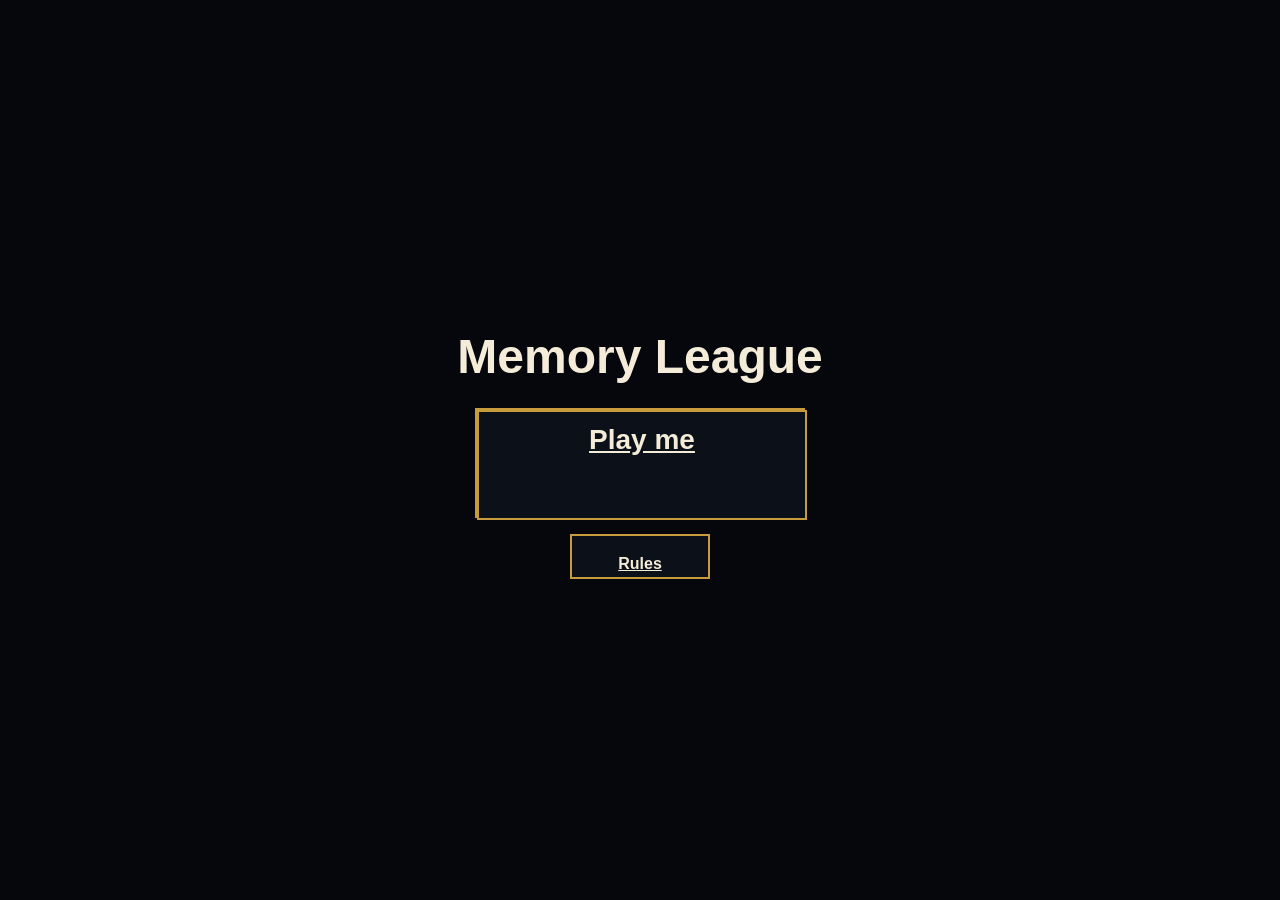
<file: index.html>
<!DOCTYPE html>
<html lang="en">
<head>
  <meta charset="UTF-8">
<meta name="viewport" content="width=device-width, initial-scale=1.0">
<title>Memory League</title>
<link rel="stylesheet" href="assets/css/style.css">

</head>

<body>


  <section id="navigation">
  <h1 id="hero-title" class="fw-bold" style="color: #f4ecd8;">Memory League</h1>
  <div class="game-btn">

 <a href="game.html" class="game-btn">Play me </a>

  </div>
  <a href="rules.html" class="rules-btn">Rules</a>
</section>


 
</body>
</html>
</file>
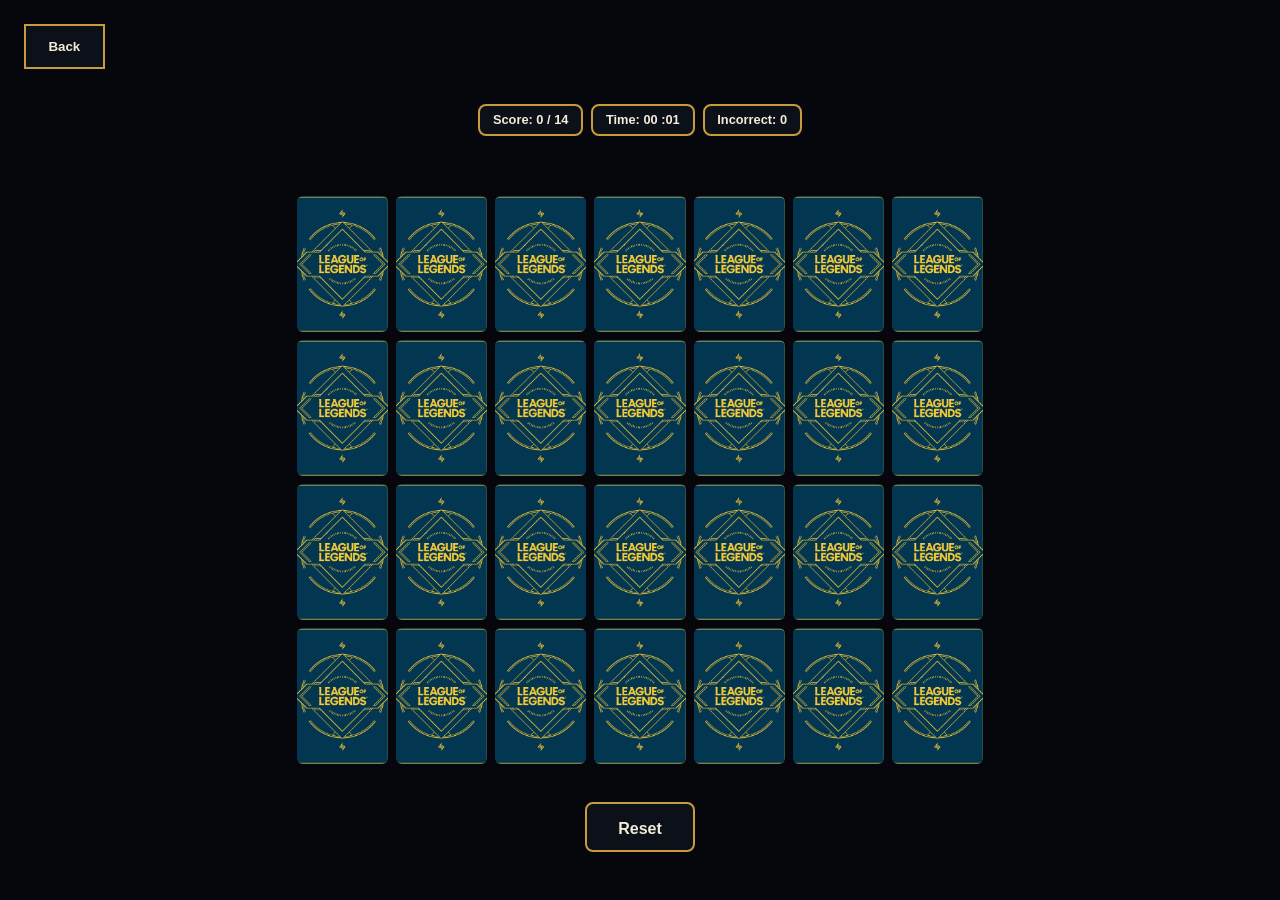
<file: game.html>
<!DOCTYPE html>
<html lang="en">
<head>
  <meta charset="UTF-8">
<meta name="viewport" content="width=device-width, initial-scale=1.0">
<title>Memory Leauge</title>
<link rel="stylesheet" href="assets/css/style.css"> 
</head>

<body>

<section id="game-board"></section>

<script src="assets/js/javascript.js"></script>
</body>
</html>
</file>
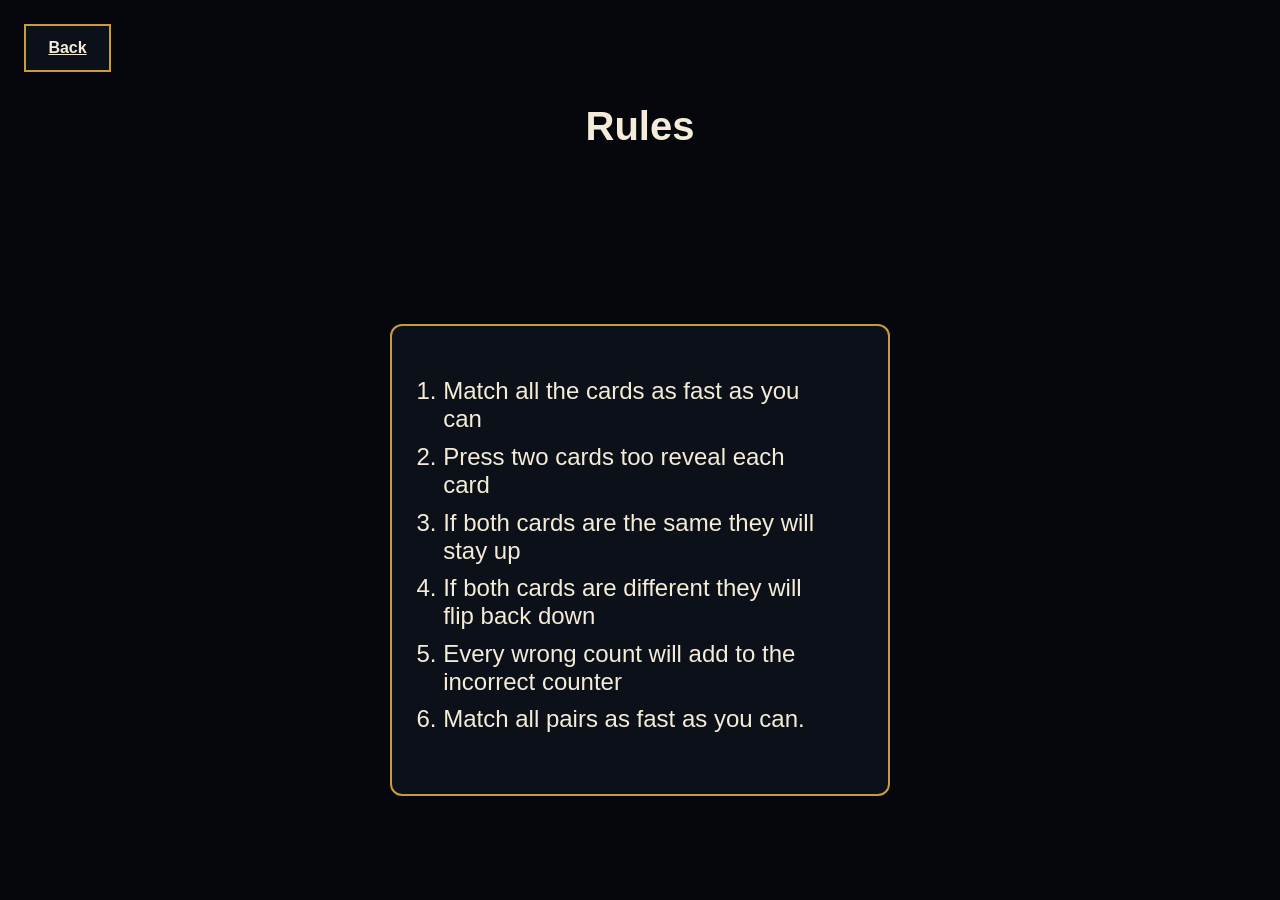
<file: rules.html>
<!DOCTYPE html>
<html lang="en">
<head>
    <meta charset="UTF-8">
    <meta name="viewport" content="widt=device-width, initial-scale=1.0">
    <title> Rules </title>
    <link rel="stylesheet" href="assets/css/style.css">
</head>

<body>
    <section id="rules-info">
<h1 class="rules-title">Rules</h1>
<div id="rule-container">
    <ol>
        <li>Match all the cards as fast as you can </li>
        <li>Press two cards too reveal each card </li>
        <li>If both cards are the same they will stay up</li>
        <li>If both cards are different they will flip back down </li>
        <li>Every wrong count will add to the incorrect counter</li>
        <li>Match all pairs as fast as you can. </li>
    </ol>

</div>

<a href="index.html" class="back-btn"> Back </a>
    </section>
</body>
</html>
</file>
<file: assets/css/style.css>
body {

    background-color: #05070d;
    font-family: Arial, Helvetica, sans-serif;
    color: #f4ecd8;
}

.not-found {
text-align: center;
font-size: large;
}

/* targets everything */

* {
    margin: 0;
    padding: 0;
    box-sizing: border-box;

}

/* button stlyes */

.back-btn {

    display: inline-block;
    text-align: center;
    position: absolute;
    top: 1.5rem;
    left: 1.5rem;
    background-color: #0c1018;
    color: #f4ecd8;
    border: 2px solid;
    padding: 0.8rem 1.4rem;
    border-color: #c89b3c;
    cursor: pointer;
    font-weight: bold;
}

.rules-btn {

    display: inline-block;
    line-height: 55px;
    text-align: center;
    width: 180px;
    height: 55px;
    font-size: 20px;
    background-color: #0c1018;
    color: #f4ecd8;
    border: 2px solid;
    border-color: #c89b3c;
    cursor: pointer;
    font-weight: bold;
}

.game-btn {

    display: inline-block;
    text-align: center;
    line-height: 55px;
    width: 330px;
    height: 110px;
    font-size: 24px;
    background-color: #0c1018;
    color: #f4ecd8;
    border: 2px solid;
    border-color: #c89b3c;
    cursor: pointer;
    font-weight: bold;

}

.reset-btn {
    width: 200px;
    height: 110px;
    background-color: #0c1018;
    color: #f4ecd8;
    border: 2px solid;
    border-color: #c89b3c;
    border-radius: 8px;
    padding: 1rem 1.4rem;
    font-weight: bold;
    font-size: medium;
    cursor: pointer;
    margin-top: 1.5rem;
    margin-bottom: 2rem;
}


/* Main page */

#navigation { 
    display: flex;
    flex-direction: column;
    align-items: center;
    justify-content: center;
    min-height: 100vh;
    gap: 1rem;
}

#hero-title {
    text-align: center;
    font-size: 2.5rem;
}

/* Rules page */

#rules-info {

    display: grid;
    place-items: center;
    min-height: 100vh;
    gap: 2rem;
    text-align: center;
    padding: 2rem;
}

.rules-title { 
    font-size: 2.5rem;
}

#rule-container {

    background-color: #0c1018;
    border: 2px solid;
    border-color: #c89b3c;
    border-radius: 12px;
    max-width: 500px;
    width: 100%;
    padding: 2rem;
    text-align: left;
}

#rule-container ol {
    padding: 1.2rem;
}

#rule-container li {
    margin-bottom: 0.6rem;
    font-size: 1.5rem;
}

/* Game page */

#game-board {
    min-height: 100vh;
    display: grid;
    grid-template-rows: auto 1fr;
    place-items: center;
    padding: 1rem;
}

#top-hud {
    display: flex;
    align-items: center;
    gap: 1rem;
    padding: 1.5rem 2rem;
    font-size: 1.3rem;
}

#score {

    background-color: #0c1018;
    border: 2px solid;
    border-radius: 8px;
    padding: 0.8rem 1.4rem;
    border-color: #c89b3c;
    font-weight: bold;
}

#timer {

    background-color: #0c1018;
    border: 2px solid;
    border-radius: 8px;
    padding: 0.8rem 1.4rem;
    border-color: #c89b3c;
    font-weight: bold;
}

#incorrect {
 
    background-color: #0c1018;
    border: 2px solid;
    border-radius: 8px;
    padding: 0.8rem 1.4rem;
    border-color: #c89b3c;
    font-weight: bold;
}


/* border for the cards */
#grid-container {
    display: grid;
    grid-template-columns: repeat(7, 1fr);
    gap: 1.2rem;
    margin: 2rem auto;
    width:fit-content;
}

/* Cards */

#grid-container .game-card {
  position: relative;
  width: 4.3rem;
  height: 6.5rem;
  perspective: 1000px;
  cursor: pointer;
}

#grid-container .game-card img {
  position: absolute;
  width: 100%;
  height: 100%;
  border-radius: 6px;
  border: 2px solid var(--border);
  backface-visibility: hidden;
  transition: transform 0.5s ease;
  object-fit: cover;
}
 
/* card animation */

#grid-container .card-front {
  transform: rotateY(180deg);
}
 
#grid-container .card-back {
  transform: rotateY(0);
}
 
#grid-container .game-card.flipped .card-front {
  transform: rotateY(0);
}
 
#grid-container .game-card.flipped .card-back {
  transform: rotateY(180deg);
}


/* different medias */


/* small devices - 375px */

@media (min-width: 375px) {

    #hero-title,
    #game-title {
    font-size: 1.4rem;
    padding: 0.5rem 0;
  }

  .game-btn {
    width: 240px;
    height: 70px;
    font-size: 20px;
  }
}

.rules-btn {
    width: 140px;
    height: 45px;
    font-size: 16px;
  }

  #grid-container {
    grid-template-columns: repeat(4, 1fr);
    gap:0.5rem;
    margin: 0.3rem auto;
  }

  #grid-container .game-card {
    width: 3.2rem;
    height: 4.8rem;
  }

  #top-hud {
    margin-top: 4rem;
    gap: 0.5rem;
    font-size: 0.9rem;
  }

  #score, #timer, #incorrect {
    padding: 0.4rem 0.8rem;
    font-size: 0.8rem;
  }
  
   .reset-btn {

   width:110px;
   height:50PX;
   margin-top: 2px;
 }

  
/* 768 px tablet */


@media (min-width: 768px) {
  #hero-title {
    font-size: 2.5rem;
  }

  .game-btn {
    width: 280px;
    height: 85px;
    font-size: 24px;
  }

  #grid-container {
    grid-template-columns: repeat(5, 1fr);
  }

  #grid-container .game-card {
    width: 4.8rem;
    height: 7.2rem;
  }

  #top-hud {
    flex-wrap: nowrap;
    font-size: 1.1rem;
  }
}

/* 992 px */

@media (min-width: 992px) {
  #hero-title {
    font-size: 3rem;
  }

  .game-btn {
    width: 330px;
    height: 110px;
    font-size: 28px;
  }

  #grid-container {
    grid-template-columns: repeat(7, 1fr);
  }

  #grid-container .game-card {
    width: 5.7rem;
    height: 8.5rem;
  }
}

/* 1440px */
@media (min-width: 1440px) {
  #hero-title {
    font-size: 4rem;
  }

  #grid-container .game-card {
    width: 6.2rem;
    height: 9.2rem;
  }

  #grid-container {
    gap: 1.5rem;
  }
}
</file>
